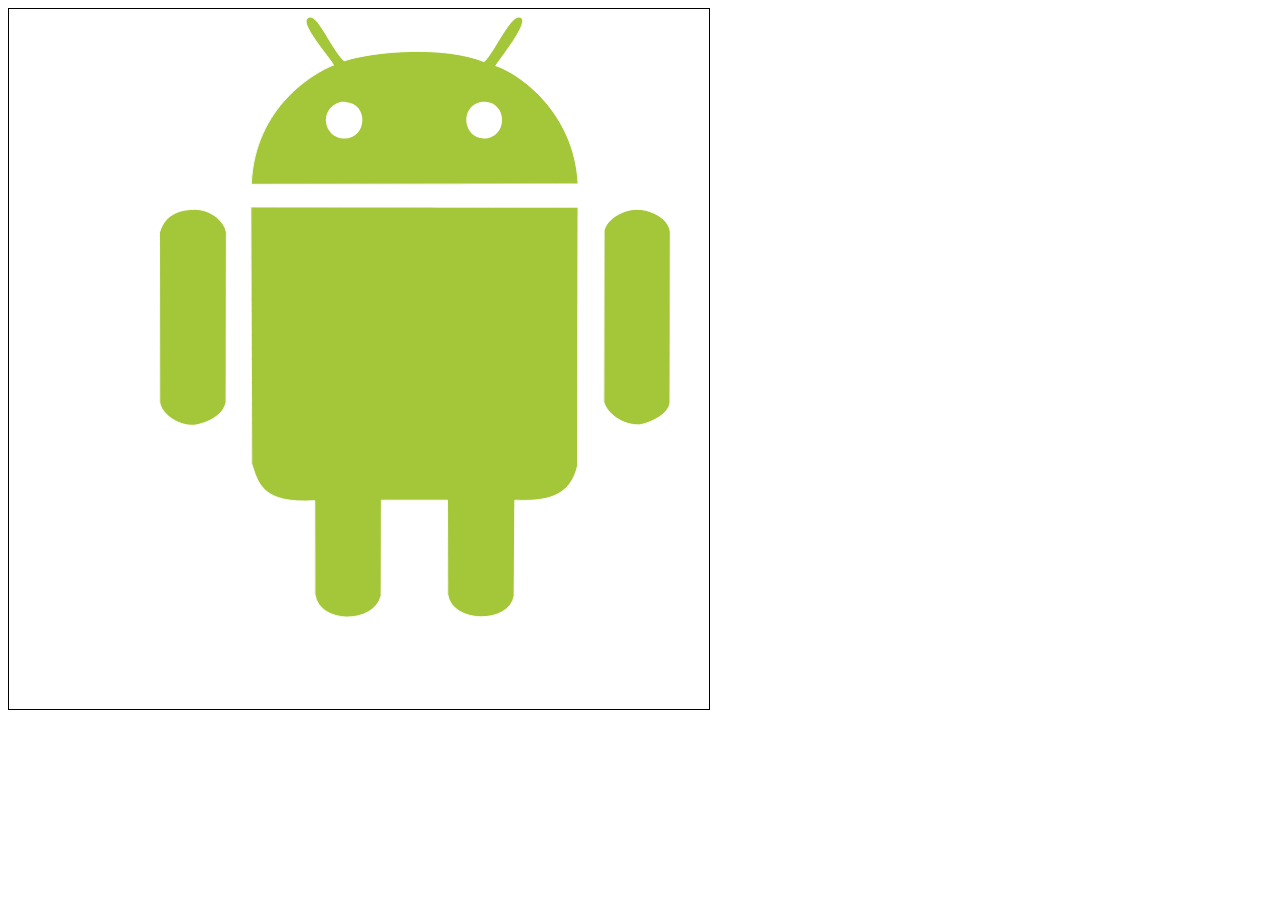
<file: android.html>
<!DOCTYPE html>
<html lang="en">
<head>
    <meta charset="UTF-8">
    <meta name="viewport" content="width=device-width, initial-scale=1.0">
    <title>Canvas</title>
    <style>
        canvas {
            border: 1px solid black;
        }
    </style>
</head>
<body>
    <canvas id="canvas" width="700px" height="700px"></canvas>
    <script>
        window.onload = function() {
            var canvas = document.getElementById('canvas');
            var ctx = canvas.getContext('2d');

            function drawSVG(ctx) {
			ctx.save();
			ctx.strokeStyle = "rgba(0,0,0,0)";
			ctx.miterLimit = 3;
			ctx.font = "15px ''";

			ctx.scale(0.3, 0.3);  
			ctx.translate(0.00014076246327476838, 0);
			ctx.scale(3, 3); 
			
			ctx.save();

			ctx.fillStyle = "#A4C639"; 
			ctx.strokeStyle = "white";
			ctx.font = "15px ''";
			ctx.beginPath();
			
			ctx.moveTo(331.64,10.55);
			ctx.bezierCurveTo(341,0,357.75,44,372.36,57.64);
			ctx.bezierCurveTo(405.25,46.75,483.14,40.43,528,58.5);
			ctx.bezierCurveTo(539.14,47.93,558.55,3.09,568.65,9.48);
			ctx.bezierCurveTo(578.82,13.45,550.11,49.57,540.75,63);
			ctx.bezierCurveTo(565.61,70.82,628.5,114,632.36,194.36);
			ctx.bezierCurveTo(632.36,194.36,269.25,194.75,269.25,194.75);
			ctx.bezierCurveTo(272.75,107.75,340.88,70.12,359.88,62.62);
			ctx.bezierCurveTo(366.75,65.75,321.36,16.82,331.62,10.56);
			ctx.moveTo(632.25,220.25);
			ctx.bezierCurveTo(632.25,220.25,268.75,220,268.75,220);
			ctx.bezierCurveTo(268.75,220,269.75,505.25,269.75,505.25);
			ctx.bezierCurveTo(276.54,526.79,281.68,550.11,339.75,546.25);
			ctx.bezierCurveTo(339.75,546.25,340,650.5,340,650.5);
			ctx.bezierCurveTo(344.88,683.41,405.25,684,413.5,651.75);
			ctx.bezierCurveTo(413.5,651.75,413.75,545.75,413.75,545.75);
			ctx.bezierCurveTo(413.75,545.75,487.25,545.75,487.25,545.75);
			ctx.bezierCurveTo(487.25,545.75,487.5,650.5,487.5,650.5);
			ctx.bezierCurveTo(492.32,683.03,556,683.5,561.25,652);
			ctx.bezierCurveTo(561.25,652,562,545.75,562,545.75);
			ctx.bezierCurveTo(596.5,547.25,624,542.75,632,506.5);
			ctx.bezierCurveTo(632,506.5,632.25,220.25,632.25,220.25);
			ctx.moveTo(203.25,222.75);
			ctx.bezierCurveTo(225.5,221,240.75,238.75,241.5,248.5);
			ctx.bezierCurveTo(241.5,248.5,241.25,436.75,241.25,436.75);
			ctx.bezierCurveTo(237,456.75,208.5,462.75,204.5,462.5);
			ctx.bezierCurveTo(186.75,463,168.75,449,167.5,436.75);
			ctx.bezierCurveTo(167.5,436.75,167.25,248.25,167.25,248.25);
			ctx.bezierCurveTo(174.25,224.75,195.12,223.12,203.24,222.76);
			ctx.moveTo(697.38,222.69);
			ctx.bezierCurveTo(710.75,222,733,231.5,734.75,247.75);
			ctx.bezierCurveTo(734.75,247.75,734.5,436,734.5,436);
			ctx.bezierCurveTo(734.25,452.5,705.49,462.04,699.25,462.08);
			ctx.bezierCurveTo(676.5,461.88,662.25,444.5,661,436.5);
			ctx.bezierCurveTo(661,436.5,661.25,246.25,661.25,246.25);
			ctx.bezierCurveTo(664.25,232.5,684.12,222.19,697.38,222.69);
			ctx.fill();
			ctx.stroke();

			ctx.fillStyle = "white"; 

			ctx.beginPath();
			ctx.moveTo(524, 103.47);
			ctx.bezierCurveTo(530.05, 102.64, 536.02, 103.37, 540.82, 107.53);
			ctx.bezierCurveTo(553.26, 118.31, 548.68, 140.35, 532, 143.53);
			ctx.bezierCurveTo(506.1, 148.47, 498.07, 109.8, 524, 103.47);
			ctx.closePath(); 
			ctx.fill(); 

			ctx.beginPath();
			ctx.moveTo(368, 103.31);
			ctx.bezierCurveTo(370.22, 103.17, 371.72, 102.94, 374, 103.31);
			ctx.bezierCurveTo(400.75, 104.96, 398.01, 145.78, 371, 143.9);
			ctx.bezierCurveTo(349.63, 142.42, 343.37, 110.89, 368, 103.31);
			ctx.closePath(); // Zaključek drugega očesa
			ctx.fill(); // Zapolnite z belo barvo

			ctx.restore();
			ctx.restore();
		}
		
			drawSVG(ctx);
        }
    </script>
</body>
</html>
</file>
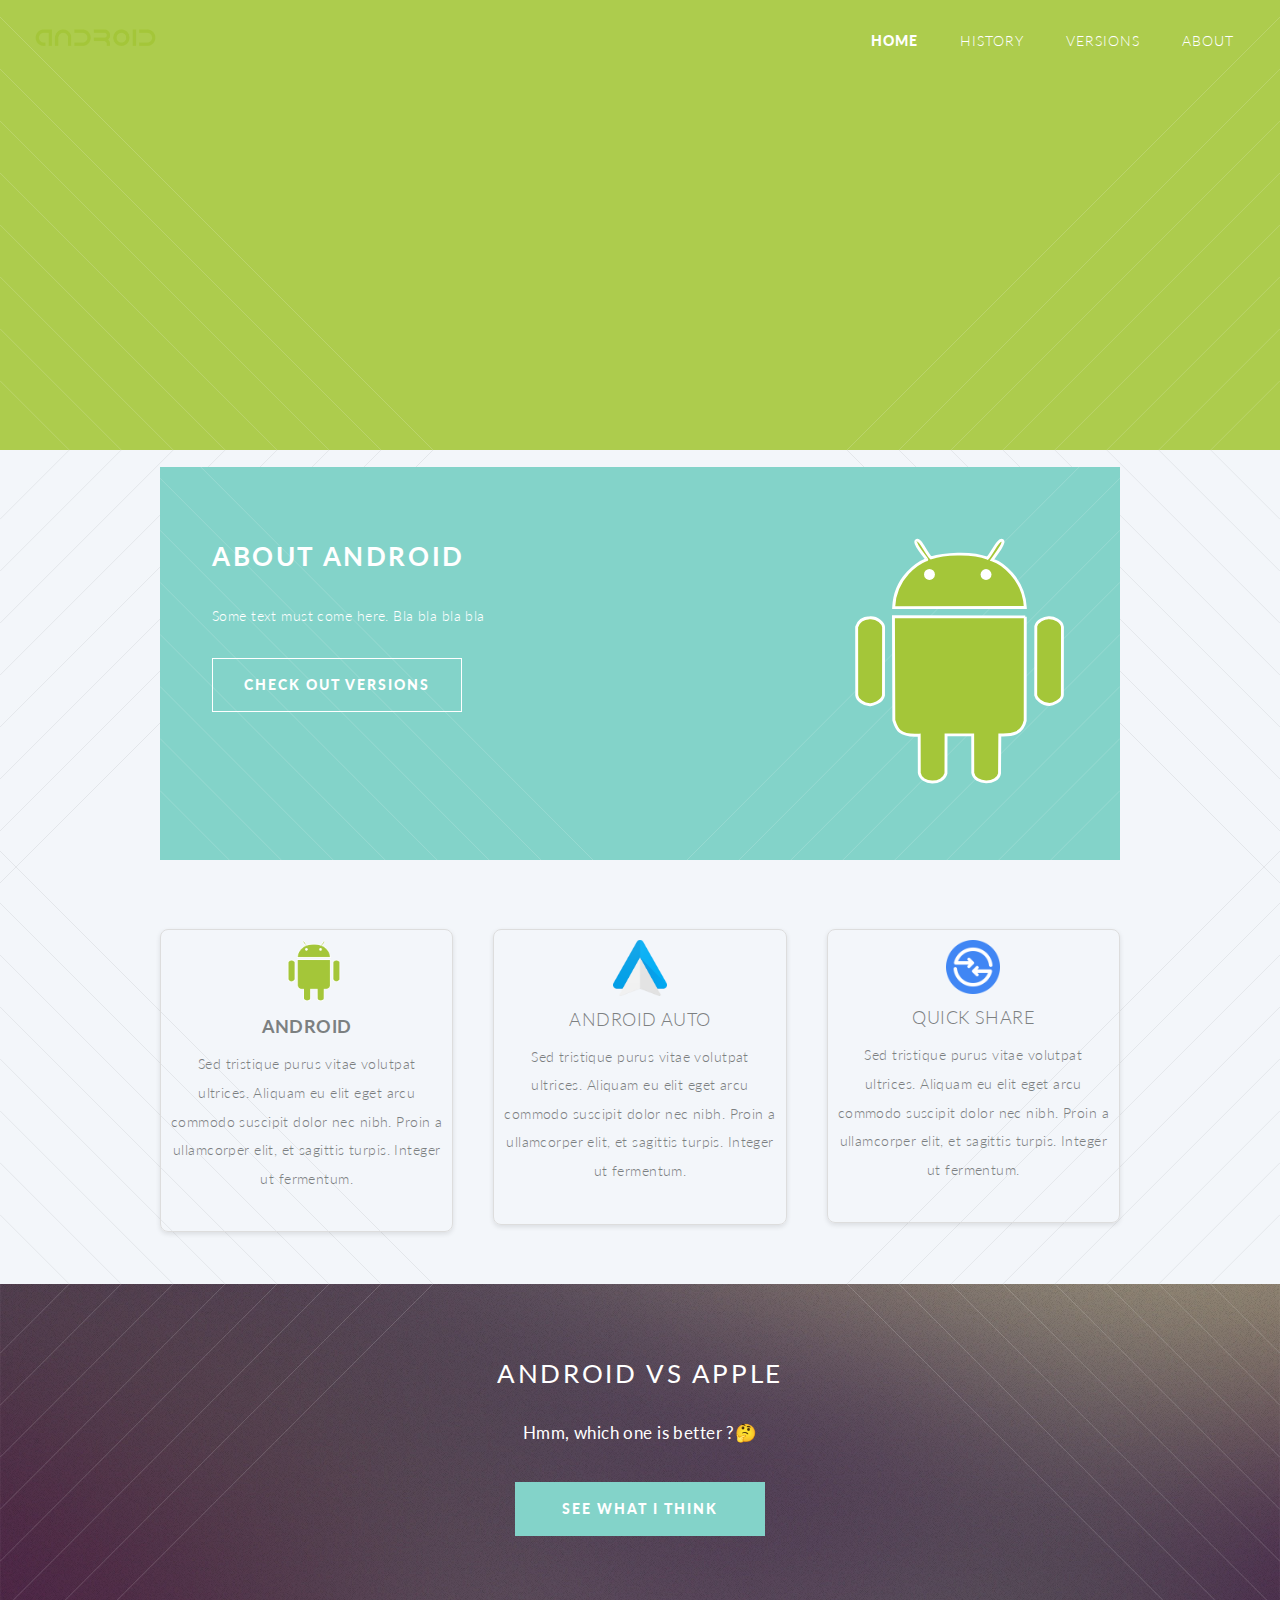
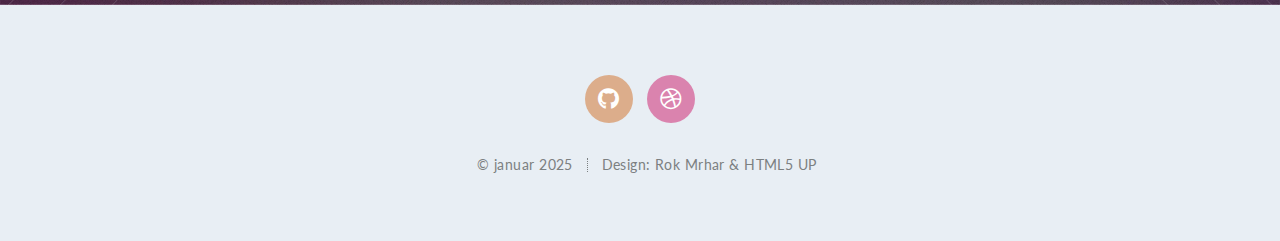
<file: index (2).html>
<!DOCTYPE HTML>
<!--
	Twenty by HTML5 UP
	html5up.net | @ajlkn
	Free for personal and commercial use under the CCA 3.0 license (html5up.net/license)
-->
<html>
	<head>
		<title>Android</title>
		<meta charset="utf-8" />
		<meta name="viewport" content="width=device-width, initial-scale=1, user-scalable=no" />
		<link rel="stylesheet" href="assets/css/main.css"/>
		<noscript><link rel="stylesheet" href="assets/css/noscript.css" /></noscript>
	</head>
	<body class="index is-preload">
		<div id="page-wrapper">
			<!-- Header -->
				<header id="header" class="alt">
					<h1 id="logo"><img src="images/android-sign.png" class="logo"></img></h1>
					<nav id="nav">
						<ul>
							<li class="current"><a href="index.html">Home</a></li>
							<li class=""><a href="index.html">History</a></li>
							<li class=""><a href="index.html">Versions</a></li>
							<li class=""><a href="index.html">about</a></li>
						</ul>
					</nav>
				</header>
			<!-- Banner -->

				<section id="banner">
					<!--
						".inner" is set up as an inline-block so it automatically expands
						in both directions to fit whatever's inside it. This means it won't
						automatically wrap lines, so be sure to use line breaks where
						appropriate (<br />).
					-->
				</section>

			<!-- Main -->
				<article id="main">
					<!-- One -->
						<section class="wrapper style2 container special-alt">
							<div class="row gtr-50">
								<div class="col-8 col-12-narrower">

									<header>
										<h2 class="bold">ABOUT ANDROID</h2>
									</header>
									<p>Some text must come here. Bla bla bla bla</p>
									<footer>
										<ul class="buttons">
											<li><a href="#" class="button">Check out versions</a></li>
										</ul>
									</footer>
								</div>
								<div class="col-4 col-12-narrower imp-narrower">
									<svg width="200%" height="200%" xmlns="http://www.w3.org/2000/svg" viewBox="0 0 750 700">
											<path d="M331.64,10.55 C341,0 357.75,44 372.36,57.64 C405.25,46.75 483.14,40.43 528,58.5 C539.14,47.93 558.55,3.09 568.65,9.48 C578.82,13.45 550.11,49.57 540.75,63 C565.61,70.82 628.5,114 632.36,194.36 C632.36,194.36 269.25,194.75 269.25,194.75 C272.75,107.75 340.88,70.12 359.88,62.62 C366.75,65.75 321.36,16.82 331.62,10.56" fill="#A4C639" stroke="white" stroke-width="8"/>
											<path d="M632.25,220.25 C632.25,220.25 268.75,220 268.75,220 C268.75,220 269.75,505.25 269.75,505.25 C276.54,526.79 281.68,550.11 339.75,546.25 C339.75,546.25 340,650.5 340,650.5 C344.88,683.41 405.25,684 413.5,651.75 C413.5,651.75 413.75,545.75 413.75,545.75 C413.75,545.75 487.25,545.75 487.25,545.75 C487.25,545.75 487.5,650.5 487.5,650.5 C492.32,683.03 556,683.5 561.25,652 C561.25,652 562,545.75 562,545.75 C596.5,547.25 624,542.75 632,506.5 C632,506.5 632.25,220.25 632.25,220.25" fill="#A4C639" stroke="white" stroke-width="8" />
											<path d="M203.25,222.75 C225.5,221 240.75,238.75 241.5,248.5 C241.5,248.5 241.25,436.75 241.25,436.75 C237,456.75 208.5,462.75 204.5,462.5 C186.75,463 168.75,449 167.5,436.75 C167.5,436.75 167.25,248.25 167.25,248.25 C174.25,224.75 195.12,223.12 203.24,222.76" fill="#A4C639" stroke="white" stroke-width="8" />
											<path d="M697.38,222.69 C710.75,222 733,231.5 734.75,247.75 C734.75,247.75 734.5,436 734.5,436 C734.25,452.5 705.49,462.04 699.25,462.08 C676.5,461.88 662.25,444.5 661,436.5 C661,436.5 661.25,246.25 661.25,246.25 C664.25,232.5 684.12,222.19 697.38,222.69" fill="#A4C639" stroke="white" stroke-width="8" />
											<circle cx="524" cy="103.47" r="15" fill="white" />
											<circle cx="368" cy="103.31" r="15" fill="white" />
										</svg>
								</div>
							</div>
						</section>

					<!-- Two -->
						<section class="wrapper style1 container special">
							<div class="row">
								<div class="col-4 col-12-narrower">

									<section>
										<img src="images/android.png" style="height: 25%; width: 25%;"></img>
										<header>
										<h3 class="bold">ANDROID</h3>
										</header>
										<p>Sed tristique purus vitae volutpat ultrices. Aliquam eu elit eget arcu commodo suscipit dolor nec nibh. Proin a ullamcorper elit, et sagittis turpis. Integer ut fermentum.</p>
									</section>
								</div>
								<div class="col-4 col-12-narrower">
									<section>
										<img src="images/android-auto.png" style="height: 20%; width: 20%;"></img>
										<header>
											<h3>ANDROID AUTO</h3>
										</header>
										<p>Sed tristique purus vitae volutpat ultrices. Aliquam eu elit eget arcu commodo suscipit dolor nec nibh. Proin a ullamcorper elit, et sagittis turpis. Integer ut fermentum.</p>
									</section>
								</div>
								<div class="col-4 col-12-narrower">
									<section>
										<img src="images/quickshare.png" style="height: 20%; width: 20%;"></img>
										<header>
											<h3>QUICK SHARE</h3>
										</header>
										<p>Sed tristique purus vitae volutpat ultrices. Aliquam eu elit eget arcu commodo suscipit dolor nec nibh. Proin a ullamcorper elit, et sagittis turpis. Integer ut fermentum.</p>
									</section>
								</div>
							</div>
						</section>
				</article>
			<!-- CTA -->
				<section id="cta">
					<div class="piss">
						<header>
							<h2 class="bold"><strong>ANDROID VS APPLE<strong></h2>
							<p>Hmm, which one is better ?🤔</p>
						</header>
						<footer>
							<ul class="buttons">
								<li><a href="#" class="button primary">See what i think</a></li>
							</ul>
						</footer>
					</div>
				</section>

			<!-- Footer -->
				<footer id="footer">
					<ul class="icons">
						<li><a href="https://github.com/rokmrhar/bezier-android" class="icon brands circle fa-github"><span class="label">Github</span></a></li>
						<li><a href="http://html5up.net" class="icon brands circle fa-dribbble"><span class="label">Dribbble</span></a></li>
					</ul>
					<ul class="copyright">
						<li>&copy; januar 2025</li><li>Design: Rok Mrhar & HTML5 UP</a></li>
					</ul>
				</footer>
		</div>

		<!-- Scripts -->
			<script src="assets/js/jquery.min.js"></script>
			<script src="assets/js/jquery.dropotron.min.js"></script>
			<script src="assets/js/jquery.scrolly.min.js"></script>
			<script src="assets/js/jquery.scrollex.min.js"></script>
			<script src="assets/js/browser.min.js"></script>
			<script src="assets/js/breakpoints.min.js"></script>
			<script src="assets/js/util.js"></script>
			<script src="assets/js/main.js"></script>

	</body>
</html>
</file>
<file: assets/css/noscript.css>
/*
	Twenty by HTML5 UP
	html5up.net | @ajlkn
	Free for personal and commercial use under the CCA 3.0 license (html5up.net/license)
*/

/* Banner */

	#banner .inner {
		opacity: 1;
	}
</file>
<file: assets/css/main.css>
@import url("fontawesome-all.min.css");
@import url("https://fonts.googleapis.com/css?family=Lato:300,400,900");

/*
	Twenty by HTML5 UP
	html5up.net | @ajlkn
	Free for personal and commercial use under the CCA 3.0 license (html5up.net/license)
*/

html, body, div, span, applet, object,
iframe, h1, h2, h3, h4, h5, h6, p, blockquote,
pre, a, abbr, acronym, address, big, cite,
code, del, dfn, em, img, ins, kbd, q, s, samp,
small, strike, strong, sub, sup, tt, var, b,
u, i, center, dl, dt, dd, ol, ul, li, fieldset,
form, label, legend, table, caption, tbody,
tfoot, thead, tr, th, td, article, aside,
canvas, details, embed, figure, figcaption,
footer, header, hgroup, menu, nav, output, ruby,
section, summary, time, mark, audio, video {
	margin: 0;
	padding: 0;
	border: 0;
	font-size: 100%;
	font: inherit;
	vertical-align: baseline;}

article, aside, details, figcaption, figure,
footer, header, hgroup, menu, nav, section {
	display: block;}

body {
	line-height: 1;
}

ol, ul {
	list-style: none;
}

blockquote, q {
	quotes: none;
}

	blockquote:before, blockquote:after, q:before, q:after {
		content: '';
		content: none;
	}

table {
	border-collapse: collapse;
	border-spacing: 0;
}

body {
	-webkit-text-size-adjust: none;
}

mark {
	background-color: transparent;
	color: inherit;
}

input::-moz-focus-inner {
	border: 0;
	padding: 0;
}

input, select, textarea {
	-moz-appearance: none;
	-webkit-appearance: none;
	-ms-appearance: none;
	appearance: none;
}
.bold{
	font-weight: bold;
}
/* Basic */

	html {
		box-sizing: border-box;
	}

	*, *:before, *:after {
		box-sizing: inherit;
	}

	body {
		background: #f3f6fa;
	}

		body.is-preload *, body.is-preload *:before, body.is-preload *:after {
			-moz-animation: none !important;
			-webkit-animation: none !important;
			-ms-animation: none !important;
			animation: none !important;
			-moz-transition: none !important;
			-webkit-transition: none !important;
			-ms-transition: none !important;
			transition: none !important;
		}

	body, input, select, textarea {
		color: #7c8081;
		font-family: 'Lato', sans-serif;
		font-size: 15pt;
		font-weight: 300;
		letter-spacing: 0.025em;
		line-height: 1.75em;
	}

	a {
		-moz-transition: color 0.2s ease-in-out, border-color 0.2s ease-in-out, background-color 0.2s ease-in-out;
		-webkit-transition: color 0.2s ease-in-out, border-color 0.2s ease-in-out, background-color 0.2s ease-in-out;
		-ms-transition: color 0.2s ease-in-out, border-color 0.2s ease-in-out, background-color 0.2s ease-in-out;
		transition: color 0.2s ease-in-out, border-color 0.2s ease-in-out, background-color 0.2s ease-in-out;
		color: #3fb1a3;
		text-decoration: none;
		border-bottom: dotted 1px;
	}

		a:hover {
			border-bottom-color: transparent;
		}

	strong, b {
		font-weight: 400;
	}

	p, ul, ol, dl, table, blockquote {
		margin: 0 0 2em 0;
	}

	h1, h2, h3, h4, h5, h6 {
		color: inherit;
		font-weight: 300;
		line-height: 1.75em;
		margin-bottom: 1em;
		text-transform: uppercase;
	}

		h1 a, h2 a, h3 a, h4 a, h5 a, h6 a {
			color: inherit;
			text-decoration: none;
			border: 0;
		}

	h2 {
		font-size: 1.5em;
		letter-spacing: 0.1em;
	}

	h3 {
		font-size: 1.15em;
		letter-spacing: 0.025em;
	}

	sub {
		font-size: 0.8em;
		position: relative;
		top: 0.5em;
	}

	sup {
		font-size: 0.8em;
		position: relative;
		top: -0.5em;
	}

	hr {
		border-top: solid 1px rgba(124, 128, 129, 0.2);
		border: 0;
		margin-bottom: 1.5em;
	}

	blockquote {
		border-left: solid 0.5em rgba(124, 128, 129, 0.2);
		font-style: italic;
		padding: 1em 0 1em 2em;
	}
/* Make the parent div a flex container */
.imp-narrower {
    display: flex;
    justify-content: center; /* Center horizontally */
    align-items: center; /* Center vertically */
    height: 300%; /* Ensures the container takes full height */
}

/* Optional: you can adjust the SVG width and height if you want it more proportional */
.imp-narrower svg {
    max-width: 300%;  
    max-height: 300%;
}

/* Container */

	.container {
		margin: 0 auto;
		max-width: 100%;
		width: 1400px;
	}

		.container.medium {
			width: 1050px;
		}

		@media screen and (max-width: 1680px) {

			.container {
				width: 1200px;
			}

				.container.medium {
					width: 900px;
				}

		}

		@media screen and (max-width: 1280px) {

			.container {
				width: 960px;
			}

				.container.medium {
					width: 735px;
				}

		}

		@media screen and (max-width: 980px) {

			.container {
				width: 95%;
			}

				.container.medium {
					width: 71.25%;
				}

		}

		@media screen and (max-width: 840px) {

			.container {
				width: 95%;
			}

				.container.medium {
					width: 95%;
				}

		}

		@media screen and (max-width: 736px) {

			.container {
				width: 100%;
			}

				.container.medium {
					width: 100%;
				}

		}

/* Row */
	.versions{
		
	}
	.row img {
        width: 100%;
        height: auto;
		max-height: 220px; 
        object-fit: cover; 
        display: block;
        margin: 0 auto 10px;
    }

    /* Align h3 titles consistently */
    .row header h3 {
        text-align: center;
        font-size: 18px;
        margin: 10px 0;
    }

    /* Optional: Align all sections uniformly */
    .row section {
        text-align: center;
        padding: 10px;
        border: 1px solid #ddd;
        border-radius: 8px;
        box-shadow: 0 2px 5px rgba(0, 0, 0, 0.1);
    }

    .row p {
        font-size: 14px;
    }
	.row {
		display: flex;
		flex-wrap: wrap;
		box-sizing: border-box;
		align-items: stretch;
	}

		.row > * {
			box-sizing: border-box;
		}

		.row.gtr-uniform > * > :last-child {
			margin-bottom: 0;
		}

		.row.aln-left {
			justify-content: flex-start;
		}

		.row.aln-center {
			justify-content: center;
		}

		.row.aln-right {
			justify-content: flex-end;
		}

		.row.aln-top {
			align-items: flex-start;
		}

		.row.aln-middle {
			align-items: center;
		}

		.row.aln-bottom {
			align-items: flex-end;
		}

		.row > .imp {
			order: -1;
		}

		.row > .col-1 {
			width: 8.33333%;
		}

		.row > .off-1 {
			margin-left: 8.33333%;
		}

		.row > .col-2 {
			width: 16.66667%;
		}

		.row > .off-2 {
			margin-left: 16.66667%;
		}

		.row > .col-3 {
			width: 25%;
		}

		.row > .off-3 {
			margin-left: 25%;
		}

		.row > .col-4 {
			width: 33.33333%;
		}

		.row > .off-4 {
			margin-left: 33.33333%;
		}

		.row > .col-5 {
			width: 41.66667%;
		}

		.row > .off-5 {
			margin-left: 41.66667%;
		}

		.row > .col-6 {
			width: 50%;
		}

		.row > .off-6 {
			margin-left: 50%;
		}

		.row > .col-7 {
			width: 58.33333%;
		}

		.row > .off-7 {
			margin-left: 58.33333%;
		}

		.row > .col-8 {
			width: 66.66667%;
		}

		.row > .off-8 {
			margin-left: 66.66667%;
		}

		.row > .col-9 {
			width: 75%;
		}

		.row > .off-9 {
			margin-left: 75%;
		}

		.row > .col-10 {
			width: 83.33333%;
		}

		.row > .off-10 {
			margin-left: 83.33333%;
		}

		.row > .col-11 {
			width: 91.66667%;
		}

		.row > .off-11 {
			margin-left: 91.66667%;
		}

		.row > .col-12 {
			width: 100%;
		}

		.row > .off-12 {
			margin-left: 100%;
		}

		.row.gtr-0 {
			margin-top: 0px;
			margin-left: 0px;
		}

			.row.gtr-0 > * {
				padding: 0px 0 0 0px;
			}

			.row.gtr-0.gtr-uniform {
				margin-top: 0px;
			}

				.row.gtr-0.gtr-uniform > * {
					padding-top: 0px;
				}

		.row.gtr-25 {
			margin-top: -12.5px;
			margin-left: -12.5px;
		}

			.row.gtr-25 > * {
				padding: 12.5px 0 0 12.5px;
			}

			.row.gtr-25.gtr-uniform {
				margin-top: -12.5px;
			}

				.row.gtr-25.gtr-uniform > * {
					padding-top: 12.5px;
				}

		.row.gtr-50 {
			margin-top: -25px;
			margin-left: -25px;
		}

			.row.gtr-50 > * {
				padding: 25px 0 0 25px;
			}

			.row.gtr-50.gtr-uniform {
				margin-top: -25px;
			}

				.row.gtr-50.gtr-uniform > * {
					padding-top: 25px;
				}

		.row {
			margin-top: -50px;
			margin-left: -50px;
		}

			.row > * {
				padding: 50px 0 0 50px;
			}

			.row.gtr-uniform {
				margin-top: -50px;
			}

				.row.gtr-uniform > * {
					padding-top: 50px;
				}

		.row.gtr-150 {
			margin-top: -75px;
			margin-left: -75px;
		}

			.row.gtr-150 > * {
				padding: 75px 0 0 75px;
			}

			.row.gtr-150.gtr-uniform {
				margin-top: -75px;
			}

				.row.gtr-150.gtr-uniform > * {
					padding-top: 75px;
				}

		.row.gtr-200 {
			margin-top: -100px;
			margin-left: -100px;
		}

			.row.gtr-200 > * {
				padding: 100px 0 0 100px;
			}

			.row.gtr-200.gtr-uniform {
				margin-top: -100px;
			}

				.row.gtr-200.gtr-uniform > * {
					padding-top: 100px;
				}

		@media screen and (max-width: 1680px) {

			.row {
				display: flex;
				flex-wrap: wrap;
				box-sizing: border-box;
				align-items: stretch;
			}

				.row > * {
					box-sizing: border-box;
				}

				.row.gtr-uniform > * > :last-child {
					margin-bottom: 0;
				}

				.row.aln-left {
					justify-content: flex-start;
				}

				.row.aln-center {
					justify-content: center;
				}

				.row.aln-right {
					justify-content: flex-end;
				}

				.row.aln-top {
					align-items: flex-start;
				}

				.row.aln-middle {
					align-items: center;
				}

				.row.aln-bottom {
					align-items: flex-end;
				}

				.row > .imp-wide {
					order: -1;
				}

				.row > .col-1-wide {
					width: 8.33333%;
				}

				.row > .off-1-wide {
					margin-left: 8.33333%;
				}

				.row > .col-2-wide {
					width: 16.66667%;
				}

				.row > .off-2-wide {
					margin-left: 16.66667%;
				}

				.row > .col-3-wide {
					width: 25%;
				}

				.row > .off-3-wide {
					margin-left: 25%;
				}

				.row > .col-4-wide {
					width: 33.33333%;
				}

				.row > .off-4-wide {
					margin-left: 33.33333%;
				}

				.row > .col-5-wide {
					width: 41.66667%;
				}

				.row > .off-5-wide {
					margin-left: 41.66667%;
				}

				.row > .col-6-wide {
					width: 50%;
				}

				.row > .off-6-wide {
					margin-left: 50%;
				}

				.row > .col-7-wide {
					width: 58.33333%;
				}

				.row > .off-7-wide {
					margin-left: 58.33333%;
				}

				.row > .col-8-wide {
					width: 66.66667%;
				}

				.row > .off-8-wide {
					margin-left: 66.66667%;
				}

				.row > .col-9-wide {
					width: 75%;
				}

				.row > .off-9-wide {
					margin-left: 75%;
				}

				.row > .col-10-wide {
					width: 83.33333%;
				}

				.row > .off-10-wide {
					margin-left: 83.33333%;
				}

				.row > .col-11-wide {
					width: 91.66667%;
				}

				.row > .off-11-wide {
					margin-left: 91.66667%;
				}

				.row > .col-12-wide {
					width: 100%;
				}

				.row > .off-12-wide {
					margin-left: 100%;
				}

				.row.gtr-0 {
					margin-top: 0px;
					margin-left: 0px;
				}

					.row.gtr-0 > * {
						padding: 0px 0 0 0px;
					}

					.row.gtr-0.gtr-uniform {
						margin-top: 0px;
					}

						.row.gtr-0.gtr-uniform > * {
							padding-top: 0px;
						}

				.row.gtr-25 {
					margin-top: -10px;
					margin-left: -10px;
				}

					.row.gtr-25 > * {
						padding: 10px 0 0 10px;
					}

					.row.gtr-25.gtr-uniform {
						margin-top: -10px;
					}

						.row.gtr-25.gtr-uniform > * {
							padding-top: 10px;
						}

				.row.gtr-50 {
					margin-top: -20px;
					margin-left: -20px;
				}

					.row.gtr-50 > * {
						padding: 20px 0 0 20px;
					}

					.row.gtr-50.gtr-uniform {
						margin-top: -20px;
					}

						.row.gtr-50.gtr-uniform > * {
							padding-top: 20px;
						}

				.row {
					margin-top: -40px;
					margin-left: -40px;
				}

					.row > * {
						padding: 40px 0 0 40px;
					}

					.row.gtr-uniform {
						margin-top: -40px;
					}

						.row.gtr-uniform > * {
							padding-top: 40px;
						}

				.row.gtr-150 {
					margin-top: -60px;
					margin-left: -60px;
				}

					.row.gtr-150 > * {
						padding: 60px 0 0 60px;
					}

					.row.gtr-150.gtr-uniform {
						margin-top: -60px;
					}

						.row.gtr-150.gtr-uniform > * {
							padding-top: 60px;
						}

				.row.gtr-200 {
					margin-top: -80px;
					margin-left: -80px;
				}

					.row.gtr-200 > * {
						padding: 80px 0 0 80px;
					}

					.row.gtr-200.gtr-uniform {
						margin-top: -80px;
					}

						.row.gtr-200.gtr-uniform > * {
							padding-top: 80px;
						}

		}

		@media screen and (max-width: 1280px) {

			.row {
				display: flex;
				flex-wrap: wrap;
				box-sizing: border-box;
				align-items: stretch;
			}

				.row > * {
					box-sizing: border-box;
				}

				.row.gtr-uniform > * > :last-child {
					margin-bottom: 0;
				}

				.row.aln-left {
					justify-content: flex-start;
				}

				.row.aln-center {
					justify-content: center;
				}

				.row.aln-right {
					justify-content: flex-end;
				}

				.row.aln-top {
					align-items: flex-start;
				}

				.row.aln-middle {
					align-items: center;
				}

				.row.aln-bottom {
					align-items: flex-end;
				}

				.row > .imp-normal {
					order: -1;
				}

				.row > .col-1-normal {
					width: 8.33333%;
				}

				.row > .off-1-normal {
					margin-left: 8.33333%;
				}

				.row > .col-2-normal {
					width: 16.66667%;
				}

				.row > .off-2-normal {
					margin-left: 16.66667%;
				}

				.row > .col-3-normal {
					width: 25%;
				}

				.row > .off-3-normal {
					margin-left: 25%;
				}

				.row > .col-4-normal {
					width: 33.33333%;
				}

				.row > .off-4-normal {
					margin-left: 33.33333%;
				}

				.row > .col-5-normal {
					width: 41.66667%;
				}

				.row > .off-5-normal {
					margin-left: 41.66667%;
				}

				.row > .col-6-normal {
					width: 50%;
				}

				.row > .off-6-normal {
					margin-left: 50%;
				}

				.row > .col-7-normal {
					width: 58.33333%;
				}

				.row > .off-7-normal {
					margin-left: 58.33333%;
				}

				.row > .col-8-normal {
					width: 66.66667%;
				}

				.row > .off-8-normal {
					margin-left: 66.66667%;
				}

				.row > .col-9-normal {
					width: 75%;
				}

				.row > .off-9-normal {
					margin-left: 75%;
				}

				.row > .col-10-normal {
					width: 83.33333%;
				}

				.row > .off-10-normal {
					margin-left: 83.33333%;
				}

				.row > .col-11-normal {
					width: 91.66667%;
				}

				.row > .off-11-normal {
					margin-left: 91.66667%;
				}

				.row > .col-12-normal {
					width: 100%;
				}

				.row > .off-12-normal {
					margin-left: 100%;
				}

				.row.gtr-0 {
					margin-top: 0px;
					margin-left: 0px;
				}

					.row.gtr-0 > * {
						padding: 0px 0 0 0px;
					}

					.row.gtr-0.gtr-uniform {
						margin-top: 0px;
					}

						.row.gtr-0.gtr-uniform > * {
							padding-top: 0px;
						}

				.row.gtr-25 {
					margin-top: -10px;
					margin-left: -10px;
				}

					.row.gtr-25 > * {
						padding: 10px 0 0 10px;
					}

					.row.gtr-25.gtr-uniform {
						margin-top: -10px;
					}

						.row.gtr-25.gtr-uniform > * {
							padding-top: 10px;
						}

				.row.gtr-50 {
					margin-top: -20px;
					margin-left: -20px;
				}

					.row.gtr-50 > * {
						padding: 20px 0 0 20px;
					}

					.row.gtr-50.gtr-uniform {
						margin-top: -20px;
					}

						.row.gtr-50.gtr-uniform > * {
							padding-top: 20px;
						}

				.row {
					margin-top: -40px;
					margin-left: -40px;
				}

					.row > * {
						padding: 40px 0 0 40px;
					}

					.row.gtr-uniform {
						margin-top: -40px;
					}

						.row.gtr-uniform > * {
							padding-top: 40px;
						}

				.row.gtr-150 {
					margin-top: -60px;
					margin-left: -60px;
				}

					.row.gtr-150 > * {
						padding: 60px 0 0 60px;
					}

					.row.gtr-150.gtr-uniform {
						margin-top: -60px;
					}

						.row.gtr-150.gtr-uniform > * {
							padding-top: 60px;
						}

				.row.gtr-200 {
					margin-top: -80px;
					margin-left: -80px;
				}

					.row.gtr-200 > * {
						padding: 80px 0 0 80px;
					}

					.row.gtr-200.gtr-uniform {
						margin-top: -80px;
					}

						.row.gtr-200.gtr-uniform > * {
							padding-top: 80px;
						}

		}

		@media screen and (max-width: 980px) {

			.row {
				display: flex;
				flex-wrap: wrap;
				box-sizing: border-box;
				align-items: stretch;
			}

				.row > * {
					box-sizing: border-box;
				}

				.row.gtr-uniform > * > :last-child {
					margin-bottom: 0;
				}

				.row.aln-left {
					justify-content: flex-start;
				}

				.row.aln-center {
					justify-content: center;
				}

				.row.aln-right {
					justify-content: flex-end;
				}

				.row.aln-top {
					align-items: flex-start;
				}

				.row.aln-middle {
					align-items: center;
				}

				.row.aln-bottom {
					align-items: flex-end;
				}

				.row > .imp-narrow {
					order: -1;
				}

				.row > .col-1-narrow {
					width: 8.33333%;
				}

				.row > .off-1-narrow {
					margin-left: 8.33333%;
				}

				.row > .col-2-narrow {
					width: 16.66667%;
				}

				.row > .off-2-narrow {
					margin-left: 16.66667%;
				}

				.row > .col-3-narrow {
					width: 25%;
				}

				.row > .off-3-narrow {
					margin-left: 25%;
				}

				.row > .col-4-narrow {
					width: 33.33333%;
				}

				.row > .off-4-narrow {
					margin-left: 33.33333%;
				}

				.row > .col-5-narrow {
					width: 41.66667%;
				}

				.row > .off-5-narrow {
					margin-left: 41.66667%;
				}

				.row > .col-6-narrow {
					width: 50%;
				}

				.row > .off-6-narrow {
					margin-left: 50%;
				}

				.row > .col-7-narrow {
					width: 58.33333%;
				}

				.row > .off-7-narrow {
					margin-left: 58.33333%;
				}

				.row > .col-8-narrow {
					width: 66.66667%;
				}

				.row > .off-8-narrow {
					margin-left: 66.66667%;
				}

				.row > .col-9-narrow {
					width: 75%;
				}

				.row > .off-9-narrow {
					margin-left: 75%;
				}

				.row > .col-10-narrow {
					width: 83.33333%;
				}

				.row > .off-10-narrow {
					margin-left: 83.33333%;
				}

				.row > .col-11-narrow {
					width: 91.66667%;
				}

				.row > .off-11-narrow {
					margin-left: 91.66667%;
				}

				.row > .col-12-narrow {
					width: 100%;
				}

				.row > .off-12-narrow {
					margin-left: 100%;
				}

				.row.gtr-0 {
					margin-top: 0px;
					margin-left: 0px;
				}

					.row.gtr-0 > * {
						padding: 0px 0 0 0px;
					}

					.row.gtr-0.gtr-uniform {
						margin-top: 0px;
					}

						.row.gtr-0.gtr-uniform > * {
							padding-top: 0px;
						}

				.row.gtr-25 {
					margin-top: -7.5px;
					margin-left: -7.5px;
				}

					.row.gtr-25 > * {
						padding: 7.5px 0 0 7.5px;
					}

					.row.gtr-25.gtr-uniform {
						margin-top: -7.5px;
					}

						.row.gtr-25.gtr-uniform > * {
							padding-top: 7.5px;
						}

				.row.gtr-50 {
					margin-top: -15px;
					margin-left: -15px;
				}

					.row.gtr-50 > * {
						padding: 15px 0 0 15px;
					}

					.row.gtr-50.gtr-uniform {
						margin-top: -15px;
					}

						.row.gtr-50.gtr-uniform > * {
							padding-top: 15px;
						}

				.row {
					margin-top: -30px;
					margin-left: -30px;
				}

					.row > * {
						padding: 30px 0 0 30px;
					}

					.row.gtr-uniform {
						margin-top: -30px;
					}

						.row.gtr-uniform > * {
							padding-top: 30px;
						}

				.row.gtr-150 {
					margin-top: -45px;
					margin-left: -45px;
				}

					.row.gtr-150 > * {
						padding: 45px 0 0 45px;
					}

					.row.gtr-150.gtr-uniform {
						margin-top: -45px;
					}

						.row.gtr-150.gtr-uniform > * {
							padding-top: 45px;
						}

				.row.gtr-200 {
					margin-top: -60px;
					margin-left: -60px;
				}

					.row.gtr-200 > * {
						padding: 60px 0 0 60px;
					}

					.row.gtr-200.gtr-uniform {
						margin-top: -60px;
					}

						.row.gtr-200.gtr-uniform > * {
							padding-top: 60px;
						}

		}

		@media screen and (max-width: 840px) {

			.row {
				display: flex;
				flex-wrap: wrap;
				box-sizing: border-box;
				align-items: stretch;
			}

				.row > * {
					box-sizing: border-box;
				}

				.row.gtr-uniform > * > :last-child {
					margin-bottom: 0;
				}

				.row.aln-left {
					justify-content: flex-start;
				}

				.row.aln-center {
					justify-content: center;
				}

				.row.aln-right {
					justify-content: flex-end;
				}

				.row.aln-top {
					align-items: flex-start;
				}

				.row.aln-middle {
					align-items: center;
				}

				.row.aln-bottom {
					align-items: flex-end;
				}

				.row > .imp-narrower {
					order: -1;
				}

				.row > .col-1-narrower {
					width: 8.33333%;
				}

				.row > .off-1-narrower {
					margin-left: 8.33333%;
				}

				.row > .col-2-narrower {
					width: 16.66667%;
				}

				.row > .off-2-narrower {
					margin-left: 16.66667%;
				}

				.row > .col-3-narrower {
					width: 25%;
				}

				.row > .off-3-narrower {
					margin-left: 25%;
				}

				.row > .col-4-narrower {
					width: 33.33333%;
				}

				.row > .off-4-narrower {
					margin-left: 33.33333%;
				}

				.row > .col-5-narrower {
					width: 41.66667%;
				}

				.row > .off-5-narrower {
					margin-left: 41.66667%;
				}

				.row > .col-6-narrower {
					width: 50%;
				}

				.row > .off-6-narrower {
					margin-left: 50%;
				}

				.row > .col-7-narrower {
					width: 58.33333%;
				}

				.row > .off-7-narrower {
					margin-left: 58.33333%;
				}

				.row > .col-8-narrower {
					width: 66.66667%;
				}

				.row > .off-8-narrower {
					margin-left: 66.66667%;
				}

				.row > .col-9-narrower {
					width: 75%;
				}

				.row > .off-9-narrower {
					margin-left: 75%;
				}

				.row > .col-10-narrower {
					width: 83.33333%;
				}

				.row > .off-10-narrower {
					margin-left: 83.33333%;
				}

				.row > .col-11-narrower {
					width: 91.66667%;
				}

				.row > .off-11-narrower {
					margin-left: 91.66667%;
				}

				.row > .col-12-narrower {
					width: 100%;
				}

				.row > .off-12-narrower {
					margin-left: 100%;
				}

				.row.gtr-0 {
					margin-top: 0px;
					margin-left: 0px;
				}

					.row.gtr-0 > * {
						padding: 0px 0 0 0px;
					}

					.row.gtr-0.gtr-uniform {
						margin-top: 0px;
					}

						.row.gtr-0.gtr-uniform > * {
							padding-top: 0px;
						}

				.row.gtr-25 {
					margin-top: -7.5px;
					margin-left: -7.5px;
				}

					.row.gtr-25 > * {
						padding: 7.5px 0 0 7.5px;
					}

					.row.gtr-25.gtr-uniform {
						margin-top: -7.5px;
					}

						.row.gtr-25.gtr-uniform > * {
							padding-top: 7.5px;
						}

				.row.gtr-50 {
					margin-top: -15px;
					margin-left: -15px;
				}

					.row.gtr-50 > * {
						padding: 15px 0 0 15px;
					}

					.row.gtr-50.gtr-uniform {
						margin-top: -15px;
					}

						.row.gtr-50.gtr-uniform > * {
							padding-top: 15px;
						}

				.row {
					margin-top: -30px;
					margin-left: -30px;
				}

					.row > * {
						padding: 30px 0 0 30px;
					}

					.row.gtr-uniform {
						margin-top: -30px;
					}

						.row.gtr-uniform > * {
							padding-top: 30px;
						}

				.row.gtr-150 {
					margin-top: -45px;
					margin-left: -45px;
				}

					.row.gtr-150 > * {
						padding: 45px 0 0 45px;
					}

					.row.gtr-150.gtr-uniform {
						margin-top: -45px;
					}

						.row.gtr-150.gtr-uniform > * {
							padding-top: 45px;
						}

				.row.gtr-200 {
					margin-top: -60px;
					margin-left: -60px;
				}

					.row.gtr-200 > * {
						padding: 60px 0 0 60px;
					}

					.row.gtr-200.gtr-uniform {
						margin-top: -60px;
					}

						.row.gtr-200.gtr-uniform > * {
							padding-top: 60px;
						}

		}

		@media screen and (max-width: 736px) {

			.row {
				display: flex;
				flex-wrap: wrap;
				box-sizing: border-box;
				align-items: stretch;
			}

				.row > * {
					box-sizing: border-box;
				}

				.row.gtr-uniform > * > :last-child {
					margin-bottom: 0;
				}

				.row.aln-left {
					justify-content: flex-start;
				}

				.row.aln-center {
					justify-content: center;
				}

				.row.aln-right {
					justify-content: flex-end;
				}

				.row.aln-top {
					align-items: flex-start;
				}

				.row.aln-middle {
					align-items: center;
				}

				.row.aln-bottom {
					align-items: flex-end;
				}

				.row > .imp-mobile {
					order: -1;
				}

				.row > .col-1-mobile {
					width: 8.33333%;
				}

				.row > .off-1-mobile {
					margin-left: 8.33333%;
				}

				.row > .col-2-mobile {
					width: 16.66667%;
				}

				.row > .off-2-mobile {
					margin-left: 16.66667%;
				}

				.row > .col-3-mobile {
					width: 25%;
				}

				.row > .off-3-mobile {
					margin-left: 25%;
				}

				.row > .col-4-mobile {
					width: 33.33333%;
				}

				.row > .off-4-mobile {
					margin-left: 33.33333%;
				}

				.row > .col-5-mobile {
					width: 41.66667%;
				}

				.row > .off-5-mobile {
					margin-left: 41.66667%;
				}

				.row > .col-6-mobile {
					width: 50%;
				}

				.row > .off-6-mobile {
					margin-left: 50%;
				}

				.row > .col-7-mobile {
					width: 58.33333%;
				}

				.row > .off-7-mobile {
					margin-left: 58.33333%;
				}

				.row > .col-8-mobile {
					width: 66.66667%;
				}

				.row > .off-8-mobile {
					margin-left: 66.66667%;
				}

				.row > .col-9-mobile {
					width: 75%;
				}

				.row > .off-9-mobile {
					margin-left: 75%;
				}

				.row > .col-10-mobile {
					width: 83.33333%;
				}

				.row > .off-10-mobile {
					margin-left: 83.33333%;
				}

				.row > .col-11-mobile {
					width: 91.66667%;
				}

				.row > .off-11-mobile {
					margin-left: 91.66667%;
				}

				.row > .col-12-mobile {
					width: 100%;
				}

				.row > .off-12-mobile {
					margin-left: 100%;
				}

				.row.gtr-0 {
					margin-top: 0px;
					margin-left: 0px;
				}

					.row.gtr-0 > * {
						padding: 0px 0 0 0px;
					}

					.row.gtr-0.gtr-uniform {
						margin-top: 0px;
					}

						.row.gtr-0.gtr-uniform > * {
							padding-top: 0px;
						}

				.row.gtr-25 {
					margin-top: -7.5px;
					margin-left: -7.5px;
				}

					.row.gtr-25 > * {
						padding: 7.5px 0 0 7.5px;
					}

					.row.gtr-25.gtr-uniform {
						margin-top: -7.5px;
					}

						.row.gtr-25.gtr-uniform > * {
							padding-top: 7.5px;
						}

				.row.gtr-50 {
					margin-top: -15px;
					margin-left: -15px;
				}

					.row.gtr-50 > * {
						padding: 15px 0 0 15px;
					}

					.row.gtr-50.gtr-uniform {
						margin-top: -15px;
					}

						.row.gtr-50.gtr-uniform > * {
							padding-top: 15px;
						}

				.row {
					margin-top: -30px;
					margin-left: -30px;
				}

					.row > * {
						padding: 30px 0 0 30px;
					}

					.row.gtr-uniform {
						margin-top: -30px;
					}

						.row.gtr-uniform > * {
							padding-top: 30px;
						}

				.row.gtr-150 {
					margin-top: -45px;
					margin-left: -45px;
				}

					.row.gtr-150 > * {
						padding: 45px 0 0 45px;
					}

					.row.gtr-150.gtr-uniform {
						margin-top: -45px;
					}

						.row.gtr-150.gtr-uniform > * {
							padding-top: 45px;
						}

				.row.gtr-200 {
					margin-top: -60px;
					margin-left: -60px;
				}

					.row.gtr-200 > * {
						padding: 60px 0 0 60px;
					}

					.row.gtr-200.gtr-uniform {
						margin-top: -60px;
					}

						.row.gtr-200.gtr-uniform > * {
							padding-top: 60px;
						}

		}

/* Section/Article */

	section.special, article.special {
		text-align: center;
	}

	header.major {
		padding-bottom: 2em;
	}

	header.special {
		margin-bottom: 5em;
		padding-top: 2em;
		position: relative;
		text-align: center;
	}
		header.special:before {
			left: 0;
		}

		header.special:after {
			right: 0;
		}

		header.special h2 {
			margin-bottom: 0;
		}

		header.special h2 + p {
			margin-bottom: 0;
			padding-top: 1.5em;
		}

		header.special .icon {
			cursor: default;
			height: 7em;
			left: 0;
			position: absolute;
			text-align: center;
			top: 1em;
			width: 100%;
		}

			header.special .icon:before {
				font-size: 3.5em;
				opacity: 0.35;
			}

	footer > :last-child {
		margin-bottom: 0;
	}

	footer.major {
		padding-top: 3em;
	}

/* Form */

	input[type="text"],
	input[type="password"],
	input[type="email"],
	textarea {
		-moz-transition: background-color 0.2s ease-in-out, border-color 0.2s ease-in-out;
		-webkit-transition: background-color 0.2s ease-in-out, border-color 0.2s ease-in-out;
		-ms-transition: background-color 0.2s ease-in-out, border-color 0.2s ease-in-out;
		transition: background-color 0.2s ease-in-out, border-color 0.2s ease-in-out;
		-moz-appearance: none;
		-webkit-appearance: none;
		-ms-appearance: none;
		appearance: none;
		background: none;
		border: solid 1px rgba(124, 128, 129, 0.2);
		border-radius: 0;
		color: inherit;
		display: block;
		padding: 0.75em;
		text-decoration: none;
		width: 100%;
		outline: 0;
	}

		input[type="text"]:focus,
		input[type="password"]:focus,
		input[type="email"]:focus,
		textarea:focus {
			border-color: #83d3c9;
		}

	input[type="text"],
	input[type="password"],
	input[type="email"] {
		line-height: 1em;
	}

	::-webkit-input-placeholder {
		color: inherit;
		opacity: 0.5;
		position: relative;
		top: 3px;
	}

	:-moz-placeholder {
		color: inherit;
		opacity: 0.5;
	}

	::-moz-placeholder {
		color: inherit;
		opacity: 0.5;
	}

	:-ms-input-placeholder {
		color: inherit;
		opacity: 0.5;
	}

/* Image */

	.image {
		border: 0;
		position: relative;
	}

		.image:before {
			background: url("images/overlay.png");
			content: '';
			height: 100%;
			left: 0;
			position: absolute;
			top: 0;
			width: 100%;
		}

		.image.fit {
			display: block;
		}

			.image.fit img {
				display: block;
				width: 100%;
			}

		.image.featured {
			display: block;
			margin: 0 0 2em 0;
		}

			.image.featured img {
				display: block;
				width: 100%;
			}

/* Icon */

	.icon {
		text-decoration: none;
		position: relative;
	}

		.icon:before {
			-moz-osx-font-smoothing: grayscale;
			-webkit-font-smoothing: antialiased;
			display: inline-block;
			font-style: normal;
			font-variant: normal;
			text-rendering: auto;
			line-height: 1;
			text-transform: none !important;
			font-family: 'Font Awesome 5 Free';
			font-weight: 400;
		}

		.icon.solid:before {
			font-weight: 900;
		}

		.icon:before {
			line-height: inherit;
		}

		.icon.brands:before {
			font-family: 'Font Awesome 5 Brands';
		}

		.icon.circle {
			-moz-transition: all 0.2s ease-in-out;
			-webkit-transition: all 0.2s ease-in-out;
			-ms-transition: all 0.2s ease-in-out;
			transition: all 0.2s ease-in-out;
			border: 0;
			border-radius: 100%;
			display: inline-block;
			font-size: 1.25em;
			height: 2.25em;
			left: 0;
			line-height: 2.25em;
			text-align: center;
			text-decoration: none;
			top: 0;
			width: 2.25em;
		}

			.icon.circle:hover {
				top: -0.2em;
			}

			.icon.circle.fa-twitter {
				background: #70aecd;
				color: #fff;
			}

				.icon.circle.fa-twitter:hover {
					background: #7fb7d2;
				}

			.icon.circle.fa-facebook-f {
				background: #7490c3;
				color: #fff;
			}

				.icon.circle.fa-facebook-f:hover {
					background: #829bc9;
				}

			.icon.circle.fa-google-plus-g {
				background: #db6b67;
				color: #fff;
			}

				.icon.circle.fa-google-plus-g:hover {
					background: #df7b77;
				}

			.icon.circle.fa-github {
				background: #dcad8b;
				color: #fff;
			}

				.icon.circle.fa-github:hover {
					background: #e1b89b;
				}

			.icon.circle.fa-dribbble {
				background: #da83ae;
				color: #fff;
			}

				.icon.circle.fa-dribbble:hover {
					background: #df93b8;
				}

		.icon.featured {
			cursor: default;
			display: block;
			margin: 0 0 1.5em 0;
			opacity: 0.35;
			text-align: center;
		}

			.icon.featured:before {
				font-size: 5em;
				line-height: 1em;
			}

		.icon > .label {
			display: none;
		}

/* List */

	ol {
		list-style: decimal;
		padding-left: 1.25em;
	}

		ol li {
			padding-left: 0.25em;
		}

	ul {
		list-style: disc;
		padding-left: 1em;
	}

		ul li {
			padding-left: 0.5em;
		}

/* Icons */

	ul.icons {
		list-style: none;
		padding-left: 0;
		cursor: default;
	}

		ul.icons li {
			display: inline-block;
			line-height: 1em;
			padding-left: 0.5em;
		}

			ul.icons li:first-child {
				padding-left: 0;
			}

/* Featured Icons */

	ul.featured-icons {
		cursor: default;
		margin: -0.75em 0 0 0;
		opacity: 0.35;
		overflow: hidden;
		position: relative;
		list-style: none;
		padding-left: 0;
	}

		ul.featured-icons li {
			display: block;
			float: left;
			text-align: center;
			width: 50%;
			padding-left: 0;
			margin-bottom: 1em;
		}

			ul.featured-icons li .icon {
				display: inline-block;
				font-size: 5.5em;
				height: 1em;
				line-height: 1.5em;
				width: 1em;
			}

/* Buttons */

	ul.buttons {
		cursor: default;
		list-style: none;
		padding-left: 0;
	}

		ul.buttons:last-child {
			margin-bottom: 0;
		}

		ul.buttons li {
			display: inline-block;
			padding: 0 0 0 1.5em;
		}

			ul.buttons li:first-child {
				padding: 0;
			}

		ul.buttons.stacked li {
			display: block;
			padding: 1.5em 0 0 0;
		}

			ul.buttons.stacked li:first-child {
				padding: 0;
			}

/* Table */

	table {
		width: 100%;
	}

		table.default {
			width: 100%;
		}

			table.default tbody tr {
				border-bottom: solid 1px rgba(124, 128, 129, 0.2);
			}

			table.default td {
				padding: 0.5em 1em 0.5em 1em;
			}

			table.default th {
				font-weight: 400;
				padding: 0.5em 1em 0.5em 1em;
				text-align: left;
			}

			table.default thead {
				background: #7c8081;
				color: #fff;
			}

/* Button */

	input[type="button"],
	input[type="submit"],
	input[type="reset"],
	button,
	.button {
		-moz-appearance: none;
		-webkit-appearance: none;
		-ms-appearance: none;
		appearance: none;
		-moz-transition: color 0.2s ease-in-out, border-color 0.2s ease-in-out, background-color 0.2s ease-in-out;
		-webkit-transition: color 0.2s ease-in-out, border-color 0.2s ease-in-out, background-color 0.2s ease-in-out;
		-ms-transition: color 0.2s ease-in-out, border-color 0.2s ease-in-out, background-color 0.2s ease-in-out;
		transition: color 0.2s ease-in-out, border-color 0.2s ease-in-out, background-color 0.2s ease-in-out;
		background: none;
		border: solid 1px;
		border-radius: 0;
		color: inherit;
		cursor: pointer;
		display: inline-block;
		font-size: 0.8em;
		font-weight: 900;
		letter-spacing: 2px;
		min-width: 18em;
		padding: 0 0.75em;
		line-height: 3.75em;
		text-align: center;
		text-decoration: none;
		text-transform: uppercase;
	}

		input[type="button"]:hover,
		input[type="submit"]:hover,
		input[type="reset"]:hover,
		button:hover,
		.button:hover {
			background: rgba(188, 202, 206, 0.15);
			border-color: inherit;
		}

		input[type="button"].primary,
		input[type="submit"].primary,
		input[type="reset"].primary,
		button.primary,
		.button.primary {
			background: #83d3c9;
			border-color: #83d3c9;
			color: #black !important;
		}

			input[type="button"].primary:hover,
			input[type="submit"].primary:hover,
			input[type="reset"].primary:hover,
			button.primary:hover,
			.button.primary:hover {
				background: #96dad1 !important;
				border-color: #96dad1 !important;
			}

		input[type="button"].fit,
		input[type="submit"].fit,
		input[type="reset"].fit,
		button.fit,
		.button.fit {
			width: 100%;
		}

		input[type="button"].small,
		input[type="submit"].small,
		input[type="reset"].small,
		button.small,
		.button.small {
			font-size: 0.7em;
			min-width: 14em;
			padding: 0.5em 0;
		}
		.android-green{
			background: #A4C639;
			border-color: #A4C639;
			color: white;
			font-weight: bold;
			border-radius: 5px;
		}
		.android-green:hover{
			background: #b6d161;
		}
		.ver-bttn{
			border-radius: 5px;
			font-size: 0.8em;
			font-weight: bold;
			letter-spacing: 2px;
			min-width: 10em;
			padding: 0 0.75em;
			line-height: 2.5em;
		}

/* Wrapper */

	.wrapper {
		margin-bottom: 5em;
		padding: 5em;
	}

		.wrapper.style1 {
			padding: 0;
		}

		.wrapper.style2 {
			background-color: #83d3c9;
			background-image: url("images/light-bl.svg"), url("images/light-br.svg");
			background-position: bottom left, bottom right;
			background-repeat: no-repeat, no-repeat;
			background-size: 25em, 25em;
			color: #fff;
		}

			.wrapper.style2 input[type="button"]:hover,
			.wrapper.style2 input[type="submit"]:hover,
			.wrapper.style2 input[type="reset"]:hover,
			.wrapper.style2 button:hover,
			.wrapper.style2 .button:hover {
				background: rgba(255, 255, 255, 0.15) !important;
			}

			.wrapper.style2 input[type="button"].primary,
			.wrapper.style2 input[type="submit"].primary,
			.wrapper.style2 input[type="reset"].primary,
			.wrapper.style2 button.primary,
			.wrapper.style2 .button.primary {
				background: #fff;
				border-color: #fff;
				color: #83d3c9 !important;
			}

				.wrapper.style2 input[type="button"].primary:hover,
				.wrapper.style2 input[type="submit"].primary:hover,
				.wrapper.style2 input[type="reset"].primary:hover,
				.wrapper.style2 button.primary:hover,
				.wrapper.style2 .button.primary:hover {
					border-color: inherit !important;
					color: #fff !important;
				}

		.wrapper.style3 {
			background: #fff;
			color: inherit;
		}

		.wrapper.style4 {
			background: #fff;
			color: inherit;
			padding: 4em;
		}
		
		

/* Header */

	@-moz-keyframes reveal-header {
		0% {
			top: -5em;
		}

		100% {
			top: 0;
		}
	}

	@-webkit-keyframes reveal-header {
		0% {
			top: -5em;
		}

		100% {
			top: 0;
		}
	}

	@-ms-keyframes reveal-header {
		0% {
			top: -5em;
		}

		100% {
			top: 0;
		}
	}

	@keyframes reveal-header {
		0% {
			top: -5em;
		}

		100% {
			top: 0;
		}
	}

	#header {
		background: #fff;
		box-shadow: 0 1px 2px 0 rgba(0, 0, 0, 0.075);
		color: inherit;
		cursor: default;
		font-size: 0.8em;
		left: 0;
		padding: 1em 1.5em;
		position: fixed;
		top: 0;
		width: 100%;
		z-index: 10000;
	}

		#header h1 {
			font-weight: 900;
			margin: 0;
		}

			#header h1 span {
				font-weight: 300;
			}

		#header nav {
			letter-spacing: 0.075em;
			position: absolute;
			right: 1.5em;
			text-transform: uppercase;
			top: 0.75em;
		}

			#header nav ul {
				list-style: none;
				padding-left: 0;
			}

				#header nav ul li {
					display: inline-block;
					margin-left: 1.5em;
					padding-left: 0;
				}

					#header nav ul li > ul {
						display: none;
					}

					#header nav ul li a {
						border: solid 1px transparent;
						color: inherit;
						display: inline-block;
						line-height: 1em;
						padding: 0.6em 0.75em;
						text-decoration: none;
					}

					#header nav ul li input[type="button"],
					#header nav ul li input[type="submit"],
					#header nav ul li input[type="reset"],
					#header nav ul li button,
					#header nav ul li .button {
						font-size: 1em;
						min-width: 0;
						width: auto;
					}

					#header nav ul li.submenu > a {
						text-decoration: none;
					}

						#header nav ul li.submenu > a:before {
							-moz-osx-font-smoothing: grayscale;
							-webkit-font-smoothing: antialiased;
							display: inline-block;
							font-style: normal;
							font-variant: normal;
							text-rendering: auto;
							line-height: 1;
							text-transform: none !important;
							font-family: 'Font Awesome 5 Free';
							font-weight: 900;
						}

						#header nav ul li.submenu > a:before {
							content: '\f107';
							margin-right: 0.65em;
						}

					#header nav ul li.active > a, #header nav ul li:hover > a {
						-moz-transition: all 0.2s ease-in-out;
						-webkit-transition: all 0.2s ease-in-out;
						-ms-transition: all 0.2s ease-in-out;
						transition: all 0.2s ease-in-out;
						background: rgba(188, 202, 206, 0.15);
					}

					#header nav ul li.current > a {
						font-weight: 900;
					}

		#header.reveal {
			-moz-animation: reveal-header 0.5s;
			-webkit-animation: reveal-header 0.5s;
			-ms-animation: reveal-header 0.5s;
			animation: reveal-header 0.5s;
		}

		#header.alt {
			-moz-animation: none;
			-webkit-animation: none;
			-ms-animation: none;
			animation: none;
			background: transparent;
			box-shadow: none;
			color: #fff;
			padding: 2em 2.5em;
			position: absolute;
		}

			#header.alt nav {
				right: 2.5em;
				top: 1.75em;
			}

				#header.alt nav ul li.active > a, #header.alt nav ul li:hover > a {
					border: solid 1px;
				}
	.logo{
		height:auto;
		width: 10%;
	}

/* Dropotron */

	.dropotron {
		list-style: none;
		padding-left: 0;
		background: #fff;
		box-shadow: 0 1px 2px 0 rgba(0, 0, 0, 0.075);
		line-height: 2.25em;
		min-width: 13em;
		padding: 1em 0;
		text-transform: uppercase;
		margin-top: calc(-1em + 1px);
	}

		.dropotron.level-0 {
			font-size: 0.7em;
			font-weight: 400;
			margin-top: 1.5em;
		}

			.dropotron.level-0:before {
				border-bottom: solid 0.5em #fff;
				border-left: solid 0.5em transparent;
				border-right: solid 0.5em transparent;
				content: '';
				left: 0.75em;
				position: absolute;
				top: -0.45em;
			}

		.dropotron > li {
			border-top: solid 1px rgba(124, 128, 129, 0.2);
			padding-left: 0;
		}

			.dropotron > li > a {
				-moz-transition: none;
				-webkit-transition: none;
				-ms-transition: none;
				transition: none;
				color: inherit;
				text-decoration: none;
				padding: 0 1em;
				border: 0;
			}

			.dropotron > li:hover > a {
				background: #83d3c9;
				color: #fff;
			}

			.dropotron > li:first-child {
				border-top: 0;
			}

/* Banner */

	@-moz-keyframes reveal-banner {
		0% {
			opacity: 0;
		}

		100% {
			opacity: 1;
		}
	}

	@-webkit-keyframes reveal-banner {
		0% {
			opacity: 0;
		}

		100% {
			opacity: 1;
		}
	}

	@-ms-keyframes reveal-banner {
		0% {
			opacity: 0;
		}

		100% {
			opacity: 1;
		}
	}

	@keyframes reveal-banner {
		0% {
			opacity: 0;
		}

		100% {
			opacity: 1;
		}
	}

	#banner {
		background-attachment: scroll, scroll, scroll, fixed;
		background-color: #adcc4d;
		background-image: url("images/light-bl.svg"), url("images/light-br.svg");
		background-position: bottom left, bottom right, top left, top center;
		background-repeat: no-repeat, no-repeat, repeat, no-repeat;
		background-size: 25em, 25em, auto, cover;
		color: #fff;
		cursor: default;
		padding: 6em 0;
		text-align: center;
		display: flex;               /* Use flexbox for centering */
		justify-content: center;     /* Center horizontally */
		align-items: center;         /* Center vertically */
		min-height: 50vh;            /* Ensure sufficient height for large text */
	}

		#banner .inner {
			-moz-animation: reveal-banner 1s 0.25s ease-in-out;
			-webkit-animation: reveal-banner 1s 0.25s ease-in-out;
			-ms-animation: reveal-banner 1s 0.25s ease-in-out;
			animation: reveal-banner 1s 0.25s ease-in-out;
			-moz-animation-fill-mode: forwards;
			-webkit-animation-fill-mode: forwards;
			-ms-animation-fill-mode: forwards;
			animation-fill-mode: forwards;
			background: rgba(52, 27, 43, 0.5);
			color: #fff;
			display: inline-block;
			opacity: 0;
			padding: 3em;
			text-align: center;
		}

			#banner .inner header {
				display: inline-block;
				border-bottom: solid 2px;
				border-top: solid 2px;
				margin: 0 0 2em 0;
				padding: 3px 0 3px 0;
			}

				#banner .inner header h2 {
					border-bottom: solid 2px;
					border-top: solid 2px;
					font-size: 2.5em;
					font-weight: 900;
					letter-spacing: 0.2em;
					margin: 0;
					padding-left: 0.05em;
					position: relative;
					text-transform: uppercase;
				}

			#banner .inner p {
				letter-spacing: 0.1em;
				margin: 0;
				text-transform: uppercase;
			}

				#banner .inner p a {
					color: inherit;
					font-weight: 400;
					text-decoration: none;
				}

			#banner .inner footer {
				margin: 2em 0 0 0;
			}
			#banner .banner {
				font-size: 3em;               /* Larger font size */
				font-weight: bold;
				text-transform: uppercase;
				margin: 0;                    /* Remove default margin */
				padding: 0.5em 1em;           /* Add padding for spacing */
				line-height: 1.2;             /* Ensure proper line height */
				word-wrap: break-word;        /* Prevent overflow for long text */
				text-align: center;
			}

/* Main */

	#main {
		background-image: url("images/dark-tl.svg"), url("images/dark-tr.svg"), url("images/dark-bl.svg"), url("images/dark-br.svg");
		background-position: top left, top right, bottom left, bottom right;
		background-repeat: no-repeat;
		background-size: 25em;
		padding: 3em 0;
	}

		#main > :last-child {
			margin-bottom: 0;
		}

		#main .sidebar section {
			border-top: solid 1px rgba(124, 128, 129, 0.2);
			margin: 3em 0 0 0;
			padding: 3em 0 0 0;
		}

			#main .sidebar section:first-child {
				border-top: 0;
				padding-top: 0;
				margin-top: 0;
			}

	body.index #main {
		padding-top: 1em;
	}
/* Style for the "Check out more" button */
.button.top-button {
    display: inline-block;
    margin-bottom: 1em;  /* Add space below the button */
    padding: 0.5em 1em;
    font-size: 0.9em;
    font-weight: bold;
    color: white;
    background-color: #83d3c9;
    border: none;
    border-radius: 5px;
    text-decoration: none;
    text-align: center;
    transition: background-color 0.3s;
}

.button.top-button:hover {
    background-color: #6bb3a8;
}

/* CTA */
	.piss{
		
	}
	#cta {
		background-attachment: scroll, scroll, scroll, fixed;
		background-color: #645862;
		background-image: url("images/light-tl.svg"), url("images/light-tr.svg"), url("images/overlay.png"), url("../../images/banner.jpg");
		background-position: top left, top right, top left, bottom center;
		background-repeat: no-repeat, no-repeat, repeat, no-repeat;
		background-size: 25em, 25em, auto, cover;
		color: #fff;
		padding: 5em;
		text-align: center;
	}

		#cta header {
			margin-bottom: 2em;
		}
		/* Pop-up container styles */
		.popup {
			position: fixed;
			top: 50%;
			left: 50%;
			transform: translate(-50%, -50%);
			width: 80%;
			max-width: 500px;
			background-color: #fff;
			box-shadow: 0 0 15px rgba(0, 0, 0, 0.5);
			z-index: 1000;
			display: none;
			padding: 20px;
			border-radius: 10px;
			text-align: center;
		}

		/* Show the pop-up when active */
		.popup.active {
			display: block;
		}

		/* Close button styles */
		.close {
			position: absolute;
			top: 10px;
			right: 15px;
			font-size: 24px;
			cursor: pointer;
		}

		/* Hidden class to control visibility */
		.hidden {
			display: none;
		}

/* Footer */

	#footer {
		background: #E8EEF4;
		color: #7c8081;
		padding: 2.5em 2em 2.5em 2em;
		text-align: center;
	}

		#footer .copyright {
			font-size: 0.8em;
			line-height: 1em;
		}

			#footer .copyright a {
				color: inherit;
			}

			#footer .copyright li {
				display: inline-block;
				margin-left: 1em;
				padding-left: 1em;
				border-left: dotted 1px;
			}

				#footer .copyright li:first-child {
					margin: 0;
					padding: 0;
					border: 0;
				}

/* Wide */

	@media screen and (max-width: 1680px) {

		/* Basic */

			body, input, select, textarea {
				font-size: 14pt;
			}

		/* Section/Article */

			header.special {
				padding-top: 1em;
				margin-bottom: 4em;
			}

	}

/* Normal */

	@media screen and (max-width: 1280px) {

		/* Basic */

			body, input, select, textarea {
				font-size: 13pt;
				letter-spacing: 0.025em;
				line-height: 1.65em;
			}

			h1, h2, h3, h4, h5, h6 {
				line-height: 1.5em;
			}

		/* Section/Article */

			header.major {
				padding-bottom: 1.5em;
			}

			footer.major {
				padding-top: 2em;
			}

		/* Wrapper */

			.wrapper {
				margin-bottom: 4em;
				padding: 4em 3em;
			}

				.wrapper.style4 {
					padding: 3em;
				}

		/* Header */

			#header nav ul li {
				margin-left: 1em;
			}

		/* Banner */

			#banner {
				background-attachment: scroll;
			}

		/* CTA */

			#cta {
				padding: 4em;
				background-attachment: scroll;
			}

		/* Footer */

			#footer {
				padding: 4em;
			}

	}

/* Narrow */

	@media screen and (max-width: 980px) {

		/* Basic */

			body, input, select, textarea {
				font-size: 13pt;
				letter-spacing: 0.025em;
				line-height: 1.5em;
			}

		/* Section/Article */

			header br {
				display: none;
			}

			header.major {
				padding-bottom: 1em;
			}

			header.special {
				padding-left: 2.5em;
				padding-right: 2.5em;
			}

			footer.major {
				padding-top: 1.5em;
			}

		/* Wrapper */

			.wrapper {
				margin-bottom: 3em;
				padding: 3em 2.5em;
			}

				.wrapper.special br {
					display: none;
				}

				.wrapper.style1 {
					padding: 0 2.5em;
				}

				.wrapper.style2 {
					background-size: 15em;
				}

				.wrapper.style4 {
					padding: 2.5em;
				}
				.wrapper .row {
					display: flex;
					align-items: flex-start; /* Align all sections at the top */
				}

				.wrapper .col-4 section {
					display: flex;
					flex-direction: column;
					align-items: center; /* Center the content horizontally */
					text-align: center;
					height: 100%; /* Ensure consistent height across sections */
				}

				.wrapper .col-4 section img {
					max-height: 100px; /* Set a consistent max height for images */
					max-width: 100px;  /* Set a consistent max width for images */
					margin-bottom: 1em; /* Add space below the image */
				}

				.wrapper .col-4 section header {
					margin-bottom: 0.5em;
				}

				.wrapper .col-4 section h3 {
					margin: 0; /* Ensure no extra margin is added */
					font-size: 1.5em;
					font-weight: bold;
				}


		/* Banner */

			#banner {
				background-size: 15em, 15em, auto, cover;
			}

		/* Main */

			#main {
				background-size: 15em;
			}

		/* CTA */

			#cta {
				background-size: 15em, 15em, auto, cover;
				padding: 3em;
			}

	}

/* Narrower */

	#navPanel, #navButton {
		display: none;
	}

	@media screen and (max-width: 840px) {

		/* Basic */

			html, body {
				overflow-x: hidden;
			}

			header.major {
				padding-bottom: 0.25em;
			}

			header.special {
				margin-bottom: 4em;
				padding-top: 2em;
			}

				header.special:before, header.special:after {
					width: 40%;
				}

				header.special h2 + p {
					padding-top: 1.25em;
				}

		/* Section/Article */

			section {
				margin: 1em 0 1em 0;
			}

				section:first-child {
					margin-top: 0;
				}

		/* Button */

			input[type="button"].small,
			input[type="submit"].small,
			input[type="reset"].small,
			button.small,
			.button.small {
				font-size: 0.8em;
				min-width: 18em;
				padding: 0.75em 0;
			}

		/* Featured Icons */

			ul.featured-icons {
				margin: 0;
			}

				ul.featured-icons li {
					display: inline-block;
					float: none;
					width: auto;
				}

					ul.featured-icons li .icon {
						font-size: 4em;
						width: 1.25em;
					}

		/* Buttons */

			ul.buttons li {
				display: block;
				padding: 1em 0 0 0;
			}

		/* Header */

			#header {
				display: none;
			}

		/* Banner */

			#banner {
				margin: 0;
			}

		/* Wrapper */

			.wrapper.special-alt {
				text-align: center;
			}

			.wrapper.style4 {
				padding-bottom: 3em;
			}

		/* Main */

			#main {
				padding: 5em 0;
			}

				#main .sidebar {
					border-top: solid 1px rgba(124, 128, 129, 0.1);
					padding-top: 3em;
				}

					#main .sidebar section {
						border-top: 0;
						padding-top: 0;
					}

			body.index #main {
				padding-top: 4.5em;
			}

		/* CTA */

			#cta {
				margin: 0;
			}

		/* Footer */

			#footer {
				padding: 4em 1.5em;
			}

		/* Nav */

			#page-wrapper {
				-moz-backface-visibility: hidden;
				-webkit-backface-visibility: hidden;
				-ms-backface-visibility: hidden;
				backface-visibility: hidden;
				-moz-transition: -moz-transform 0.5s ease;
				-webkit-transition: -webkit-transform 0.5s ease;
				-ms-transition: -ms-transform 0.5s ease;
				transition: transform 0.5s ease;
				padding-bottom: 1px;
			}

			#navButton {
				-moz-backface-visibility: hidden;
				-webkit-backface-visibility: hidden;
				-ms-backface-visibility: hidden;
				backface-visibility: hidden;
				-moz-transition: -moz-transform 0.5s ease;
				-webkit-transition: -webkit-transform 0.5s ease;
				-ms-transition: -ms-transform 0.5s ease;
				transition: transform 0.5s ease;
				display: block;
				height: 60px;
				left: 0;
				position: fixed;
				top: 0;
				width: 100%;
				z-index: 10001;
			}

				#navButton .toggle {
					text-decoration: none;
					height: 60px;
					left: 0;
					position: absolute;
					text-align: center;
					top: 0;
					width: 100%;
					border: 0;
					outline: 0;
				}

					#navButton .toggle:before {
						-moz-osx-font-smoothing: grayscale;
						-webkit-font-smoothing: antialiased;
						display: inline-block;
						font-style: normal;
						font-variant: normal;
						text-rendering: auto;
						line-height: 1;
						text-transform: none !important;
						font-family: 'Font Awesome 5 Free';
						font-weight: 900;
					}

					#navButton .toggle:before {
						color: #fff;
						content: '\f0c9';
						font-size: 1em;
						height: 40px;
						left: 10px;
						line-height: 40px;
						opacity: 0.5;
						position: absolute;
						top: 11px;
						width: 60px;
						z-index: 1;
					}

					#navButton .toggle:after {
						background: rgba(163, 169, 170, 0.75);
						border-radius: 2px;
						content: '';
						height: 40px;
						left: 10px;
						position: absolute;
						top: 10px;
						width: 60px;
					}

			#navPanel {
				-moz-backface-visibility: hidden;
				-webkit-backface-visibility: hidden;
				-ms-backface-visibility: hidden;
				backface-visibility: hidden;
				-moz-transform: translateX(-275px);
				-webkit-transform: translateX(-275px);
				-ms-transform: translateX(-275px);
				transform: translateX(-275px);
				-moz-transition: -moz-transform 0.5s ease;
				-webkit-transition: -webkit-transform 0.5s ease;
				-ms-transition: -ms-transform 0.5s ease;
				transition: transform 0.5s ease;
				display: block;
				height: 100%;
				left: 0;
				overflow-y: auto;
				position: fixed;
				top: 0;
				width: 275px;
				z-index: 10002;
				background: #1c2021;
				color: #fff;
				font-size: 0.8em;
				letter-spacing: 0.075em;
				text-transform: uppercase;
				padding: 0.25em 0.75em 1em 0.75em;
			}

				#navPanel .link {
					border: 0;
					border-top: solid 1px rgba(255, 255, 255, 0.05);
					color: inherit;
					display: block;
					height: 3em;
					line-height: 3em;
					opacity: 0.75;
					text-decoration: none;
				}

					#navPanel .link.depth-0 {
						font-weight: 900;
					}

					#navPanel .link:first-child {
						border-top: 0;
					}

				#navPanel .indent-1 {
					display: inline-block;
					width: 1em;
				}

				#navPanel .indent-2 {
					display: inline-block;
					width: 2em;
				}

				#navPanel .indent-3 {
					display: inline-block;
					width: 3em;
				}

				#navPanel .indent-4 {
					display: inline-block;
					width: 4em;
				}

				#navPanel .indent-5 {
					display: inline-block;
					width: 5em;
				}

			body.navPanel-visible #page-wrapper {
				-moz-transform: translateX(275px);
				-webkit-transform: translateX(275px);
				-ms-transform: translateX(275px);
				transform: translateX(275px);
			}

			body.navPanel-visible #navButton {
				-moz-transform: translateX(275px);
				-webkit-transform: translateX(275px);
				-ms-transform: translateX(275px);
				transform: translateX(275px);
			}

			body.navPanel-visible #navPanel {
				-moz-transform: translateX(0);
				-webkit-transform: translateX(0);
				-ms-transform: translateX(0);
				transform: translateX(0);
			}

	}

/* Mobile */

	@media screen and (max-width: 736px) {

		/* Basic */

			body {
				min-width: 320px;
			}

			h2 {
				font-size: 1.25em;
				letter-spacing: 0.1em;
			}

			h3 {
				font-size: 1em;
				letter-spacing: 0.025em;
			}

			p {
				text-align: justify;
			}

		/* Section/Article */

			header {
				text-align: center;
			}

				header.major {
					padding-bottom: 0;
				}

				header.special {
					margin-bottom: 3em;
					padding-left: 1.0em;
					padding-right: 1.0em;
				}

					header.special:before, header.special:after {
						width: 38%;
					}

					header.special .icon {
						font-size: 0.75em;
						top: 1.5em;
					}

				header p {
					text-align: center;
				}

			footer.major {
				padding-top: 0;
			}

		/* Icon */

			.icon.circle {
				font-size: 1em;
			}

		/* Button */

			input[type="	"],
			input[type="submit"],
			input[type="reset"],
			button,
			.button {
				max-width: 20em;
				width: 100%;
			}

				input[type="button"].fit,
				input[type="submit"].fit,
				input[type="reset"].fit,
				button.fit,
				.button.fit {
					width: auto;
				}

		/* Icons */

			ul.icons li {
				padding-left: 0.25em;
			}

		/* Featured Icons */

			ul.featured-icons li .icon {
				width: 1.1em;
			}

		/* Buttons */

			ul.buttons {
				text-align: center;
			}

		/* Wrapper */

			.wrapper {
				margin-bottom: 2.5em;
				padding: 2.25em 1.5em;
			}

				.wrapper.special br {
					display: none;
				}

				.wrapper.style1 {
					padding: 0 1.5em;
				}

				.wrapper.style2 {
					background-size: 10em;
					padding: 2.25em 1.5em;
				}

				.wrapper.style4 {
					background-size: 10em;
					padding: 1.5em 1.5em 3em 1.5em;
				}

		/* Banner */

			#banner {
				background-size: 10em, 10em, auto, cover;
				padding: 6em 0;
			}

				#banner .inner {
					background: none;
					display: block;
					padding: 0 1.5em;
				}

					#banner .inner header h2 {
						font-size: 1.5em;
					}

					#banner .inner p {
						text-align: center;
					}

					#banner .inner br {
						display: none;
					}

		/* Main */

			#main {
				background-size: 10em;
				padding: 3.5em 0 2.5em 0;
			}

			body.index #main {
				padding: 2.5em 0 0 0;
			}

			body.contact #main {
				padding-bottom: 0;
			}

		/* CTA */

			#cta {
				background-size: 10em, 10em, auto, cover;
				padding: 3em 1.5em;
			}

		/* Footer */

			#footer {
				padding: 3em 1.5em;
			}

				#footer .copyright li {
					display: block;
					margin: 1em 0 0 0;
					padding: 0;
					border: 0;
				}

		/* Nav */

			#navButton .toggle:before {
				top: 8px;
				left: 8px;
				width: 50px;
				height: 34px;
				line-height: 34px;
			}

			#navButton .toggle:after {
				top: 8px;
				left: 8px;
				width: 50px;
				height: 34px;
			}

	}
</file>
